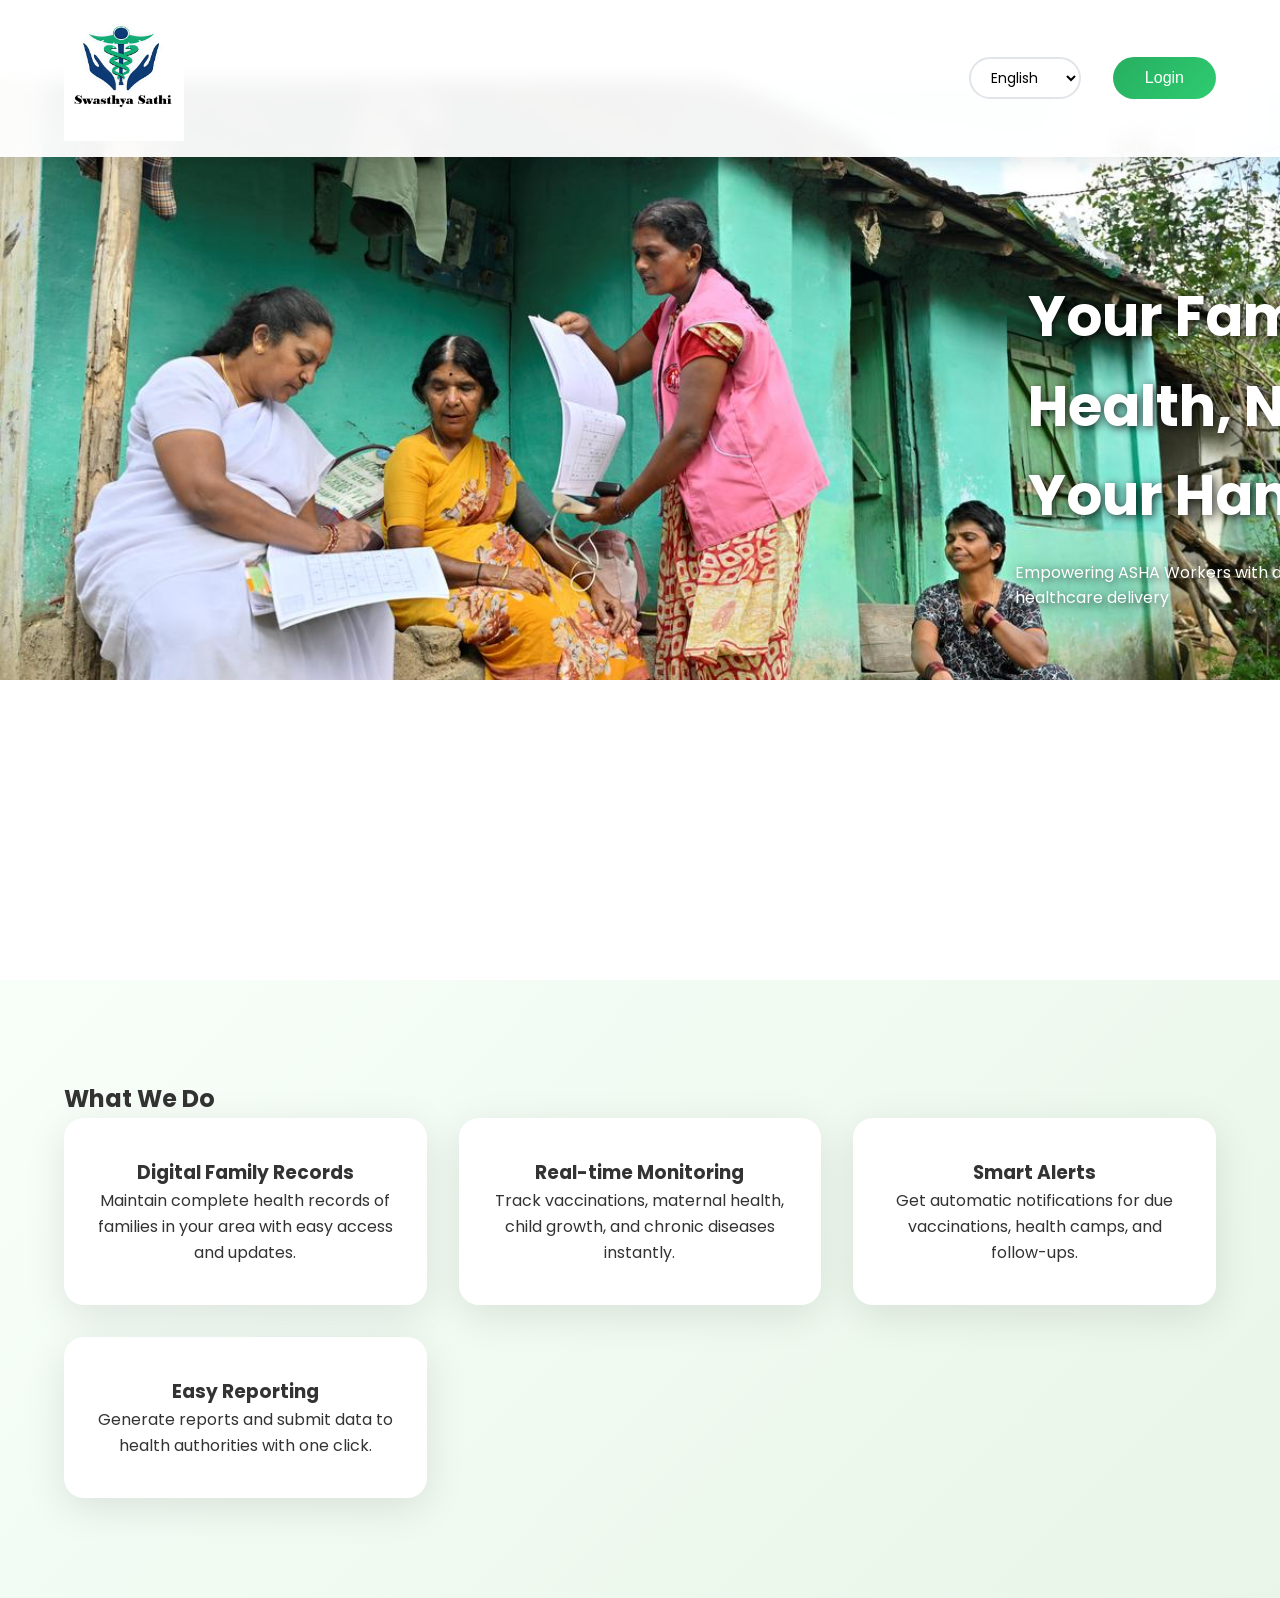
<file: index.html>
<!DOCTYPE html>
    <html lang="en">
    <head>
        <meta charset="UTF-8">
        <meta name="viewport" content="width=device-width, initial-scale=1.0">
        <title>Family Health Portal - ASHA Workers</title>
        <link rel="stylesheet" href="style.css">
        <link href="https://fonts.googleapis.com/css2?family=Poppins:wght@300;400;500;600;700&display=swap" rel="stylesheet">
    </head>
    <body>
        <div class="navbar">
            <img src="logo.jpeg" alt="Logo" class="logo">
            <div class="nav-right">
                <select class="language-dropdown" id="languageSelect">
                    <option value="en">English</option>
                    <option value="hi">हिंदी</option>
                    <option value="kn">ಕನ್ನಡ</option>
                </select>
                <button class="login-btn" id="loginBtn">Login</button>
            </div>
        </div>

        <div class="hero">
            <div class="hero-overlay">
                <img src="heroimg.jpeg" alt="Family Health" class="hero-image">
                <div class="hero-text">
                    <h1>Your Family's Health, Now in Your Hands</h1>
                    <p>Empowering ASHA Workers with digital tools for better healthcare delivery</p>
                </div>
            </div>
        </div>

        <div class="info-section">
            <div class="container">
                <h2>What We Do</h2>
                <div class="info-grid">
                    <div class="info-card">
                        <h3>Digital Family Records</h3>
                        <p>Maintain complete health records of families in your area with easy access and updates.</p>
                    </div>
                    <div class="info-card">
                        <h3>Real-time Monitoring</h3>
                        <p>Track vaccinations, maternal health, child growth, and chronic diseases instantly.</p>
                    </div>
                    <div class="info-card">
                        <h3>Smart Alerts</h3>
                        <p>Get automatic notifications for due vaccinations, health camps, and follow-ups.</p>
                    </div>
                    <div class="info-card">
                        <h3>Easy Reporting</h3>
                        <p>Generate reports and submit data to health authorities with one click.</p>
                    </div>
                </div>
            </div>
        </div>

        <div id="loginModal" class="modal-overlay">
            <div class="modal-content">
                <span class="close-btn">&times;</span>
                <h2>ASHA Worker Login</h2>
                <form class="login-form">
                    <div class="input-group">
                        <label for="workerId">Worker ID</label>
                        <input type="text" id="workerId" placeholder="Enter your Worker ID" required>
                    </div>
                    <div class="input-group">
                        <label for="password">Password</label>
                        <input type="password" id="password" placeholder="Enter your password" required>
                    </div>
                    <button type="submit" class="login-submit" id="ashaLogin">Login</button>
                </form>
                <p class="login-help">Contact your supervisor if you forgot your credentials</p>
            </div>
        </div>
        <script src="script.js"></script>
    </body>
    </html>
</file>
<file: style.css>
* {
    margin: 0;
    padding: 0;
    box-sizing: border-box;
}

body {
    font-family: 'Poppins', sans-serif;
    line-height: 1.6;
    color: #333;
    overflow-x: hidden;
}

.navbar {
    display: flex;
    justify-content: space-between;
    align-items: center;
    padding: 1rem 5%;
    background: rgba(255, 255, 255, 0.95);
    backdrop-filter: blur(10px);
    box-shadow: 0 2px 20px rgba(0, 0, 0, 0.1);
    position: fixed;
    top: 0;
    width: 100%;
    z-index: 1000;
}

.logo {
    width: 120px;
    height: auto;
}

.nav-right {
    display: flex;
    align-items: center;
    gap: 2rem;
}

.language-dropdown {
    padding: 0.5rem 1rem;
    border: 2px solid #e1e5e9;
    border-radius: 25px;
    background: white;
    font-size: 14px;
    cursor: pointer;
    font-family: inherit;
}

.login-btn {
    padding: 0.75rem 2rem;
    background: linear-gradient(135deg, #27ae60, #2ecc71);
    color: white;
    border: none;
    border-radius: 25px;
    font-size: 16px;
    font-weight: 500;
    cursor: pointer;
    transition: all 0.3s ease;
}

.login-btn:hover {
    transform: translateY(-2px);
    box-shadow: 0 10px 25px rgba(39, 174, 96, 0.4);
}

.hero {
    margin-top: 80px;
    height: 100vh;
    position: relative;
}

.hero-image {
    width: 100%;
    height: 600px;
    object-fit: cover;
    object-position: top;
}

.hero-text {
    position: absolute;
    top: 50%;
    left: 10%;
    transform: translateY(-50%);
    color: white;
    max-width: 500px;
    text-shadow: 2px 2px 10px rgba(0, 0, 0, 0.8);
}

.hero-text h1 {
    font-size: 3.5rem;
    font-weight: 700;
    margin-bottom: 1rem;
    position: relative;
    left:900px;
    top:-90px;
}

.hero-text p{
    position: relative;
    left:887px;
        top:-87px;
}

.info-section {
    padding: 100px 5%;
    background: linear-gradient(135deg, #f8fff9 0%, #e8f5e8 100%);
    
}

.info-grid {
    display: grid;
    grid-template-columns: repeat(auto-fit, minmax(280px, 1fr));
    gap: 2rem;
}

.info-card {
    background: white;
    padding: 2.5rem 2rem;
    border-radius: 20px;
    text-align: center;
    box-shadow: 0 10px 40px rgba(0, 0, 0, 0.1);
    transition: 0.3s;
}

.modal-overlay {
    display: none;
    position: fixed;
    top: 0;
    left: 0;
    width: 100%;
    height: 100%;
    background: rgba(0, 0, 0, 0.8);
    z-index: 9999;
    justify-content: center;
    align-items: center;
}

.modal-content {
    background: white;
    width: 90%;
    max-width: 450px;
    border-radius: 20px;
    padding: 3rem;
    position: relative;
}

.close-btn {
    position: absolute;
    top: 1.5rem;
    right: 2rem;
    font-size: 2rem;
    cursor: pointer;
}

.login-form {
    display: flex;
    flex-direction: column;
    gap: 1.5rem;
}

.input-group input {
    padding: 1rem;
    border: 2px solid #e1e5e9;
    border-radius: 12px;
}

.login-submit {
    padding: 1rem;
    background: #27ae60;
    color: white;
    border: none;
    border-radius: 12px;
    cursor: pointer;
}
</file>
<file: ashastyle.css>
:root {
    --primary-color: #007bff;
    --primary-dark: #0056b3;
    --bg-color: #f4f7f6;
    --sidebar-bg: #ffffff;
    --text-main: #333333;
    --text-muted: #6c757d;
    --border-color: #e0e0e0;
    --card-bg: #ffffff;
    --danger: #dc3545;
    --success: #28a745;
    --warning: #f39c12;
}

* {
    margin: 0;
    padding: 0;
    box-sizing: border-box;
    font-family: 'Poppins', sans-serif;
}

body {
    background-color: var(--bg-color);
    color: var(--text-main);
    display: flex;
    min-height: 100vh;
}


.header {
    position: fixed;
    top: 0;
    right: 0;
    left: 250px;
    height: 70px;
    background-color: var(--card-bg);
    box-shadow: 0 2px 10px rgba(0,0,0,0.05);
    z-index: 100;
    transition: left 0.3s ease;
}

.header-content {
    display: flex;
    justify-content: space-between;
    align-items: center;
    height: 100%;
    padding: 0 30px;
}

.header h1 {
    font-size: 1.2rem;
    font-weight: 600;
    color: var(--primary-color);
}

.header-right {
    display: flex;
    align-items: center;
    gap: 15px;
}

.user-name {
    font-weight: 500;
    color: var(--text-main);
}

.logout-btn {
    padding: 8px 16px;
    background-color: #ffeef0;
    color: var(--danger);
    border: none;
    border-radius: 5px;
    cursor: pointer;
    font-weight: 500;
    transition: all 0.2s;
}

.logout-btn:hover {
    background-color: var(--danger);
    color: white;
}


.sidebar {
    width: 250px;
    background-color: var(--sidebar-bg);
    height: 100vh;
    position: fixed;
    top: 0;
    left: 0;
    box-shadow: 2px 0 10px rgba(0,0,0,0.05);
    z-index: 101;
    transition: transform 0.3s ease;
    display: flex;
    flex-direction: column;
}

.sidebar-logo-container {
    border-bottom: 1px solid var(--border-color);
}

.nav-menu {
    padding: 20px 0;
    display: flex;
    flex-direction: column;
    gap: 12px;
}

.nav-btn {
    width: 100%;
    padding: 15px 25px;
    text-align: left;
    background: none;
    border: none;
    font-size: 1rem;
    color: var(--text-muted);
    cursor: pointer;
    transition: all 0.2s;
    display: flex;
    align-items: center;
    gap: 10px;
}

.nav-btn:hover, .nav-btn.active {
    background-color: #f0f7ff;
    color: var(--primary-color);
    border-right: 4px solid var(--primary-color);
    font-weight: 500;
}


.main-content {
    margin-left: 250px;
    margin-top: 70px;
    padding: 30px;
    width: calc(100% - 250px);
    transition: margin-left 0.3s ease, width 0.3s ease;
}

.container {
    max-width: 1200px;
    margin: 0 auto;
}

.section {
    display: none;
    animation: fadeIn 0.4s ease;
}

.section.active {
    display: block;
}


.summary-cards {
    display: grid;
    grid-template-columns: repeat(auto-fit, minmax(220px, 1fr));
    gap: 20px;
}

.summary-card {
    background: var(--card-bg);
    border-radius: 10px;
    padding: 20px;
    display: flex;
    align-items: center;
    gap: 15px;
    box-shadow: 0 4px 15px rgba(0,0,0,0.03);
    border: 1px solid var(--border-color);
}

.summary-card .icon {
    width: 60px;
    height: 60px;
    border-radius: 50%;
    display: flex;
    align-items: center;
    justify-content: center;
    font-size: 1.5rem;
}

.summary-card .details h3 {
    font-size: 1.5rem;
    color: var(--text-main);
}

.summary-card .details p {
    font-size: 0.9rem;
    color: var(--text-muted);
}


.search-input {
    width: 100%;
    padding: 12px 20px;
    margin: 20px 0;
    border: 1px solid var(--border-color);
    border-radius: 8px;
    font-size: 1rem;
    outline: none;
    transition: border-color 0.2s;
}

.search-input:focus {
    border-color: var(--primary-color);
}

.form-container {
    background: var(--card-bg);
    padding: 30px;
    border-radius: 10px;
    box-shadow: 0 4px 15px rgba(0,0,0,0.03);
    border: 1px solid var(--border-color);
}

.form-grid {
    display: grid;
    grid-template-columns: repeat(auto-fit, minmax(250px, 1fr));
    gap: 20px;
}

.form-group {
    margin-bottom: 5px;
}

.form-group label {
    display: block;
    margin-bottom: 8px;
    font-weight: 500;
    font-size: 0.9rem;
}

.form-group input, .form-group select {
    width: 100%;
    padding: 10px 15px;
    border: 1px solid var(--border-color);
    border-radius: 5px;
    font-size: 0.95rem;
    outline: none;
}

.form-group input:focus, .form-group select:focus {
    border-color: var(--primary-color);
}

.submit-btn {
    background-color: var(--primary-color);
    color: white;
    border: none;
    padding: 12px 20px;
    border-radius: 5px;
    cursor: pointer;
    font-size: 1rem;
    font-weight: 500;
    width: 100%;
    transition: background-color 0.2s;
}

.submit-btn:hover {
    background-color: var(--primary-dark);
}



.patient-grid {
    display: grid;
    grid-template-columns: repeat(auto-fill, minmax(280px, 1fr));
    gap: 20px;
}



.patient-card, .payment-card {
    background: var(--card-bg);
    padding: 20px;
    border-radius: 10px;
    box-shadow: 0 4px 15px rgba(0,0,0,0.03);
    border: 1px solid var(--border-color);
    position: relative;
}

.patient-card h3 { color: var(--primary-color); margin-bottom: 10px; }
.patient-card p { margin-bottom: 5px; font-size: 0.9rem; color: var(--text-muted); }
.patient-card strong { color: var(--text-main); }

/* Payments */
#paymentHistory {
    display: flex;
    flex-direction: column;
    gap: 15px;
}

.payment-card {
    display: flex;
    justify-content: space-between;
    align-items: center;
    flex-wrap: wrap;
    gap: 15px;
}

.payment-info { flex: 1; }

.amount {
    font-size: 1.2rem;
    font-weight: 600;
}

/* OTP Interactive UI */
.claim-btn {
    background-color: var(--warning);
    color: white;
    border: none;
    padding: 8px 15px;
    border-radius: 5px;
    cursor: pointer;
    font-weight: 500;
}
.claim-btn:hover { background-color: #d68910; }

.otp-container {
    display: flex;
    gap: 10px;
    align-items: center;
}
.otp-input {
    width: 100px;
    padding: 8px;
    border: 1px solid var(--border-color);
    border-radius: 5px;
}
.verify-btn {
    background-color: var(--success);
    color: white;
    border: none;
    padding: 8px 15px;
    border-radius: 5px;
    cursor: pointer;
}


.menu-toggle {
    display: none;
    flex-direction: column;
    gap: 5px;
    background: none;
    border: none;
    cursor: pointer;
}

.menu-toggle span {
    width: 25px;
    height: 3px;
    background-color: var(--text-main);
    border-radius: 3px;
    transition: 0.3s;
}
</file>
